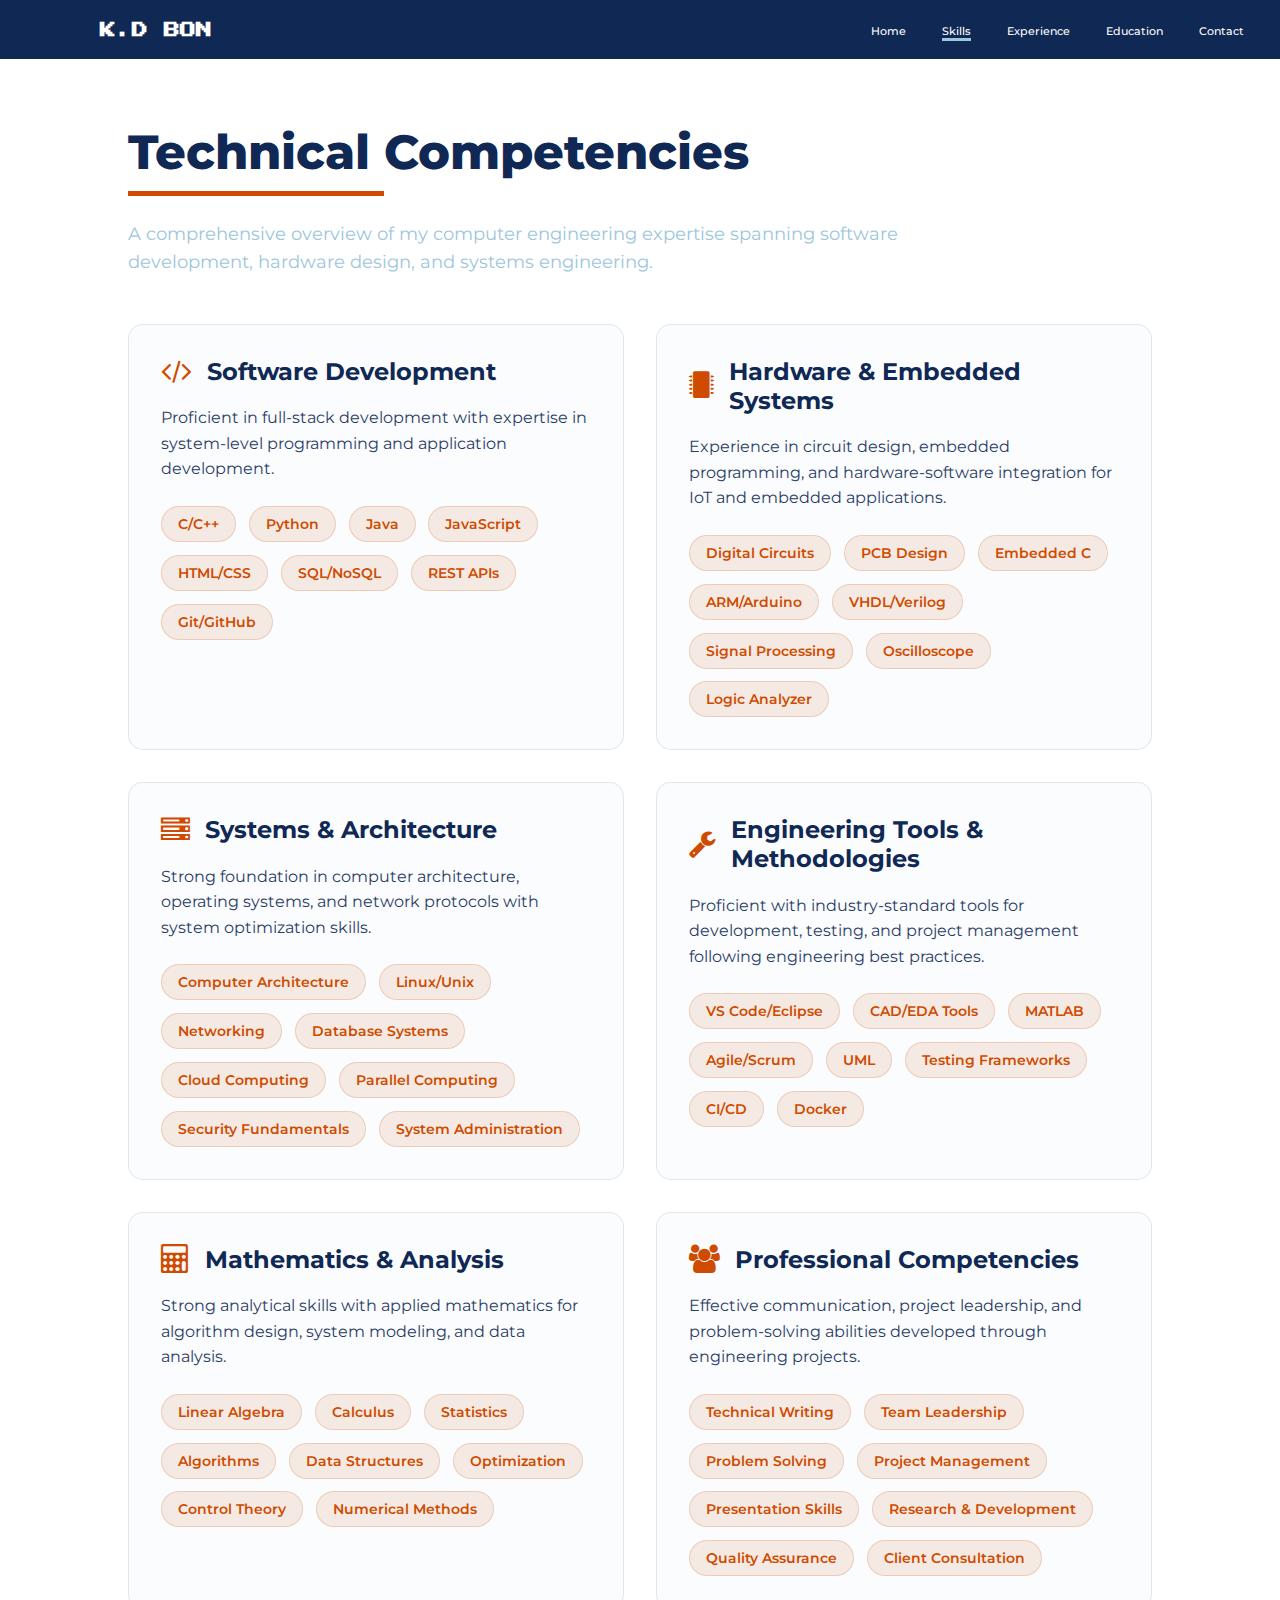
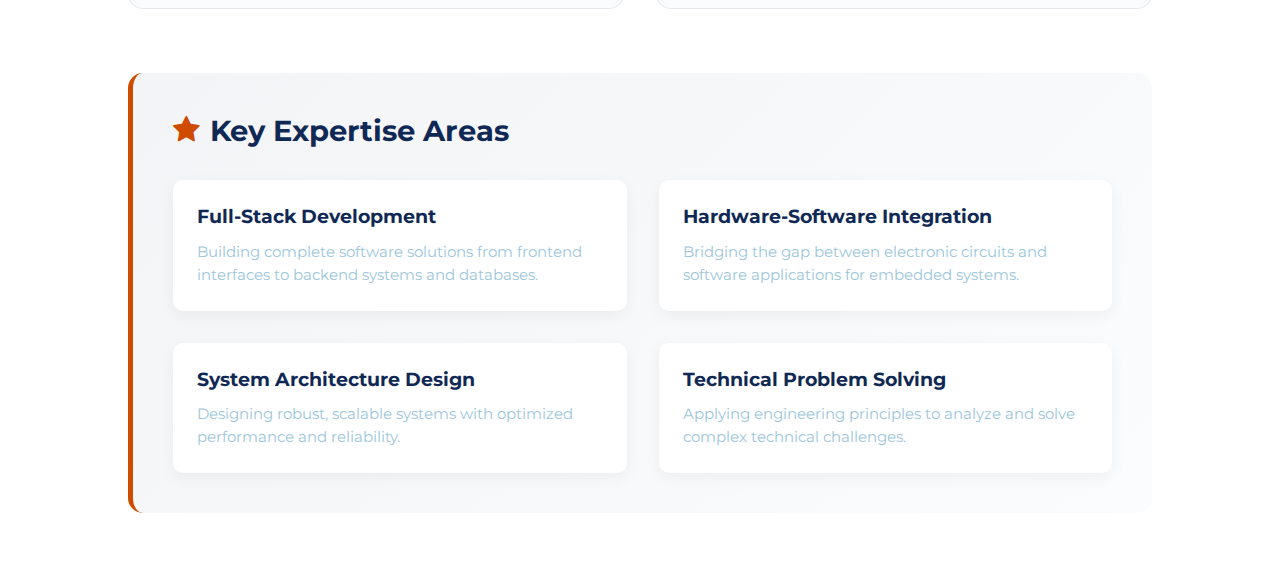
<file: pages/skl.html>
<!DOCTYPE html>
<html lang="en">
<head>
    <meta charset="UTF-8">
    <title>Skills | K.D BON</title>
    <meta name="viewport" content="width=device-width,initial-scale=1">
    
    <!-- ONLINE FONTS AND ICONS -->
    <link rel="stylesheet" href="https://cdnjs.cloudflare.com/ajax/libs/font-awesome/4.7.0/css/font-awesome.min.css">
    
    <!--CSS Files -->
    <link rel="stylesheet" href="../css/header.css">
    <link rel="stylesheet" href="../css/skl.css">
    <link rel="icon" href="../assets/logo.png" type="image/png">
</head>

<body>
    <header>
        <a href="../index.html" class="name">K.D BON</a>
        <nav>
            <a href="../index.html">Home</a>                
            <a href="skl.html" class="active">Skills</a>   
            <a href="exp.html">Experience</a>
            <a href="educ.html">Education</a>
            <a href="contact.html">Contact</a>
        </nav>
    </header>
    
    <section>
        <div class="skills-container">
            <div class="skills-title">
                <h2>Technical Competencies</h2>
                <hr>
                <p class="skills-intro">A comprehensive overview of my computer engineering expertise spanning software development, hardware design, and systems engineering.</p>
            </div>
            
            <div class="skills-overview">
                <!-- Core Programming -->
                <div class="skill-category">
                    <div class="category-header">
                        <i class="fa fa-code"></i>
                        <h3>Software Development</h3>
                    </div>
                    <div class="skill-summary">
                        <p>Proficient in full-stack development with expertise in system-level programming and application development.</p>
                    </div>
                    <div class="skill-tags">
                        <span class="skill-tag">C/C++</span>
                        <span class="skill-tag">Python</span>
                        <span class="skill-tag">Java</span>
                        <span class="skill-tag">JavaScript</span>
                        <span class="skill-tag">HTML/CSS</span>
                        <span class="skill-tag">SQL/NoSQL</span>
                        <span class="skill-tag">REST APIs</span>
                        <span class="skill-tag">Git/GitHub</span>
                    </div>
                </div>
                
                <!-- Hardware Engineering -->
                <div class="skill-category">
                    <div class="category-header">
                        <i class="fa fa-microchip"></i>
                        <h3>Hardware & Embedded Systems</h3>
                    </div>
                    <div class="skill-summary">
                        <p>Experience in circuit design, embedded programming, and hardware-software integration for IoT and embedded applications.</p>
                    </div>
                    <div class="skill-tags">
                        <span class="skill-tag">Digital Circuits</span>
                        <span class="skill-tag">PCB Design</span>
                        <span class="skill-tag">Embedded C</span>
                        <span class="skill-tag">ARM/Arduino</span>
                        <span class="skill-tag">VHDL/Verilog</span>
                        <span class="skill-tag">Signal Processing</span>
                        <span class="skill-tag">Oscilloscope</span>
                        <span class="skill-tag">Logic Analyzer</span>
                    </div>
                </div>
                
                <!-- Systems Engineering -->
                <div class="skill-category">
                    <div class="category-header">
                        <i class="fa fa-server"></i>
                        <h3>Systems & Architecture</h3>
                    </div>
                    <div class="skill-summary">
                        <p>Strong foundation in computer architecture, operating systems, and network protocols with system optimization skills.</p>
                    </div>
                    <div class="skill-tags">
                        <span class="skill-tag">Computer Architecture</span>
                        <span class="skill-tag">Linux/Unix</span>
                        <span class="skill-tag">Networking</span>
                        <span class="skill-tag">Database Systems</span>
                        <span class="skill-tag">Cloud Computing</span>
                        <span class="skill-tag">Parallel Computing</span>
                        <span class="skill-tag">Security Fundamentals</span>
                        <span class="skill-tag">System Administration</span>
                    </div>
                </div>
                
                <!-- Engineering Tools -->
                <div class="skill-category">
                    <div class="category-header">
                        <i class="fa fa-wrench"></i>
                        <h3>Engineering Tools & Methodologies</h3>
                    </div>
                    <div class="skill-summary">
                        <p>Proficient with industry-standard tools for development, testing, and project management following engineering best practices.</p>
                    </div>
                    <div class="skill-tags">
                        <span class="skill-tag">VS Code/Eclipse</span>
                        <span class="skill-tag">CAD/EDA Tools</span>
                        <span class="skill-tag">MATLAB</span>
                        <span class="skill-tag">Agile/Scrum</span>
                        <span class="skill-tag">UML</span>
                        <span class="skill-tag">Testing Frameworks</span>
                        <span class="skill-tag">CI/CD</span>
                        <span class="skill-tag">Docker</span>
                    </div>
                </div>
                
                <!-- Math & Analysis -->
                <div class="skill-category">
                    <div class="category-header">
                        <i class="fa fa-calculator"></i>
                        <h3>Mathematics & Analysis</h3>
                    </div>
                    <div class="skill-summary">
                        <p>Strong analytical skills with applied mathematics for algorithm design, system modeling, and data analysis.</p>
                    </div>
                    <div class="skill-tags">
                        <span class="skill-tag">Linear Algebra</span>
                        <span class="skill-tag">Calculus</span>
                        <span class="skill-tag">Statistics</span>
                        <span class="skill-tag">Algorithms</span>
                        <span class="skill-tag">Data Structures</span>
                        <span class="skill-tag">Optimization</span>
                        <span class="skill-tag">Control Theory</span>
                        <span class="skill-tag">Numerical Methods</span>
                    </div>
                </div>
                
                <!-- Professional Skills -->
                <div class="skill-category">
                    <div class="category-header">
                        <i class="fa fa-users"></i>
                        <h3>Professional Competencies</h3>
                    </div>
                    <div class="skill-summary">
                        <p>Effective communication, project leadership, and problem-solving abilities developed through engineering projects.</p>
                    </div>
                    <div class="skill-tags">
                        <span class="skill-tag">Technical Writing</span>
                        <span class="skill-tag">Team Leadership</span>
                        <span class="skill-tag">Problem Solving</span>
                        <span class="skill-tag">Project Management</span>
                        <span class="skill-tag">Presentation Skills</span>
                        <span class="skill-tag">Research & Development</span>
                        <span class="skill-tag">Quality Assurance</span>
                        <span class="skill-tag">Client Consultation</span>
                    </div>
                </div>
            </div>
            
            <!-- Expertise Highlights -->
            <div class="expertise-highlights">
                <h3><i class="fa fa-star"></i> Key Expertise Areas</h3>
                <div class="highlight-grid">
                    <div class="highlight-item">
                        <h4>Full-Stack Development</h4>
                        <p>Building complete software solutions from frontend interfaces to backend systems and databases.</p>
                    </div>
                    <div class="highlight-item">
                        <h4>Hardware-Software Integration</h4>
                        <p>Bridging the gap between electronic circuits and software applications for embedded systems.</p>
                    </div>
                    <div class="highlight-item">
                        <h4>System Architecture Design</h4>
                        <p>Designing robust, scalable systems with optimized performance and reliability.</p>
                    </div>
                    <div class="highlight-item">
                        <h4>Technical Problem Solving</h4>
                        <p>Applying engineering principles to analyze and solve complex technical challenges.</p>
                    </div>
                </div>
            </div>
        </div>
    </section>
</body>
</html>
</file>
<file: css/header.css>
/* header.css */
header{
    background-color: var(--dark);
    position: relative;
    display: flex;
    justify-content: space-between;
    align-items: center;
    z-index: 100;
    padding: 20px 20px;
    margin: 0;
}

.name{
    margin: 0 5rem;
    font-family: "Press Start 2P";
    font-size: 1rem;
    color: var(--white);
    font-weight: 800;
}

nav a{
    margin: 0 1rem;
    font-size: 0.7rem;
    color: var(--white);
    font-weight: 500;
    border-bottom: 3px solid transparent;
    transition: 0.3s ease;
}

nav a:hover, nav a.active{
    border-bottom: 3px solid var(--blue);
}
</file>
<file: css/skl.css>
/* skills.css */
@import url("https://fonts.googleapis.com/css2?family=Press+Start+2P&display=swap");
@import url("https://fonts.googleapis.com/css2?family=Montserrat:ital,wght@0,100..900;1,100..900&family=Press+Start+2P&display=swap");

:root{
    --dark: #0F2854;
    --white: #ffffff;
    --blue: #9CC6DB;
    --yellow: #FCF6D9;
    --orange: #CF4B00;
    --beige: #DDBA7D;
}

*{
    margin: 0;
    padding: 0;
    text-decoration: none;
    border: none;
    outline: none;
    font-family: 'Montserrat';
}

body{
    overflow-x: hidden;
    background-color: var(--white);
    color: var(--dark);
}

.skills-container{
    margin: 4rem 8rem;
}

.skills-title h2{
    font-weight: 800;
    color: var(--dark);
    font-size: 3rem;
    margin-bottom: 10px;
}

.skills-title hr{
    border: none;
    width: 16rem;
    height: 0.3rem;
    background-color: var(--orange);
    margin-bottom: 1.5rem;
}

.skills-intro{
    font-size: 1.1rem;
    color: var(--blue);
    line-height: 1.6;
    max-width: 800px;
    margin-bottom: 3rem;
}

/* Skills Overview Grid */
.skills-overview{
    display: grid;
    grid-template-columns: repeat(2, 1fr);
    gap: 2rem;
    margin-bottom: 4rem;
}

.skill-category{
    background: rgba(156, 198, 219, 0.05);
    padding: 2rem;
    border-radius: 15px;
    border: 1px solid rgba(15, 40, 84, 0.1);
}

.category-header{
    display: flex;
    align-items: center;
    gap: 15px;
    margin-bottom: 1.2rem;
}

.category-header i{
    color: var(--orange);
    font-size: 1.8rem;
}

.category-header h3{
    font-size: 1.5rem;
    color: var(--dark);
    font-weight: 700;
}

.skill-summary{
    margin-bottom: 1.5rem;
}

.skill-summary p{
    color: var(--dark);
    line-height: 1.6;
    font-size: 1rem;
    opacity: 0.9;
}

.skill-tags{
    display: flex;
    flex-wrap: wrap;
    gap: 0.8rem;
}

.skill-tag{
    background: rgba(207, 75, 0, 0.1);
    color: var(--orange);
    padding: 0.5rem 1rem;
    border-radius: 20px;
    font-size: 0.9rem;
    font-weight: 600;
    border: 1px solid rgba(207, 75, 0, 0.2);
}

/* Expertise Highlights */
.expertise-highlights{
    background: linear-gradient(135deg, rgba(15, 40, 84, 0.05), rgba(156, 198, 219, 0.05));
    padding: 2.5rem;
    border-radius: 15px;
    border-left: 5px solid var(--orange);
}

.expertise-highlights h3{
    font-size: 1.8rem;
    color: var(--dark);
    margin-bottom: 2rem;
    display: flex;
    align-items: center;
    gap: 10px;
}

.expertise-highlights h3 i{
    color: var(--orange);
}

.highlight-grid{
    display: grid;
    grid-template-columns: repeat(2, 1fr);
    gap: 2rem;
}

.highlight-item{
    padding: 1.5rem;
    background: var(--white);
    border-radius: 10px;
    box-shadow: 0 5px 15px rgba(0, 0, 0, 0.05);
}

.highlight-item h4{
    font-size: 1.2rem;
    color: var(--dark);
    margin-bottom: 0.8rem;
    font-weight: 700;
}

.highlight-item p{
    color: var(--blue);
    line-height: 1.5;
    font-size: 0.95rem;
}
</file>
